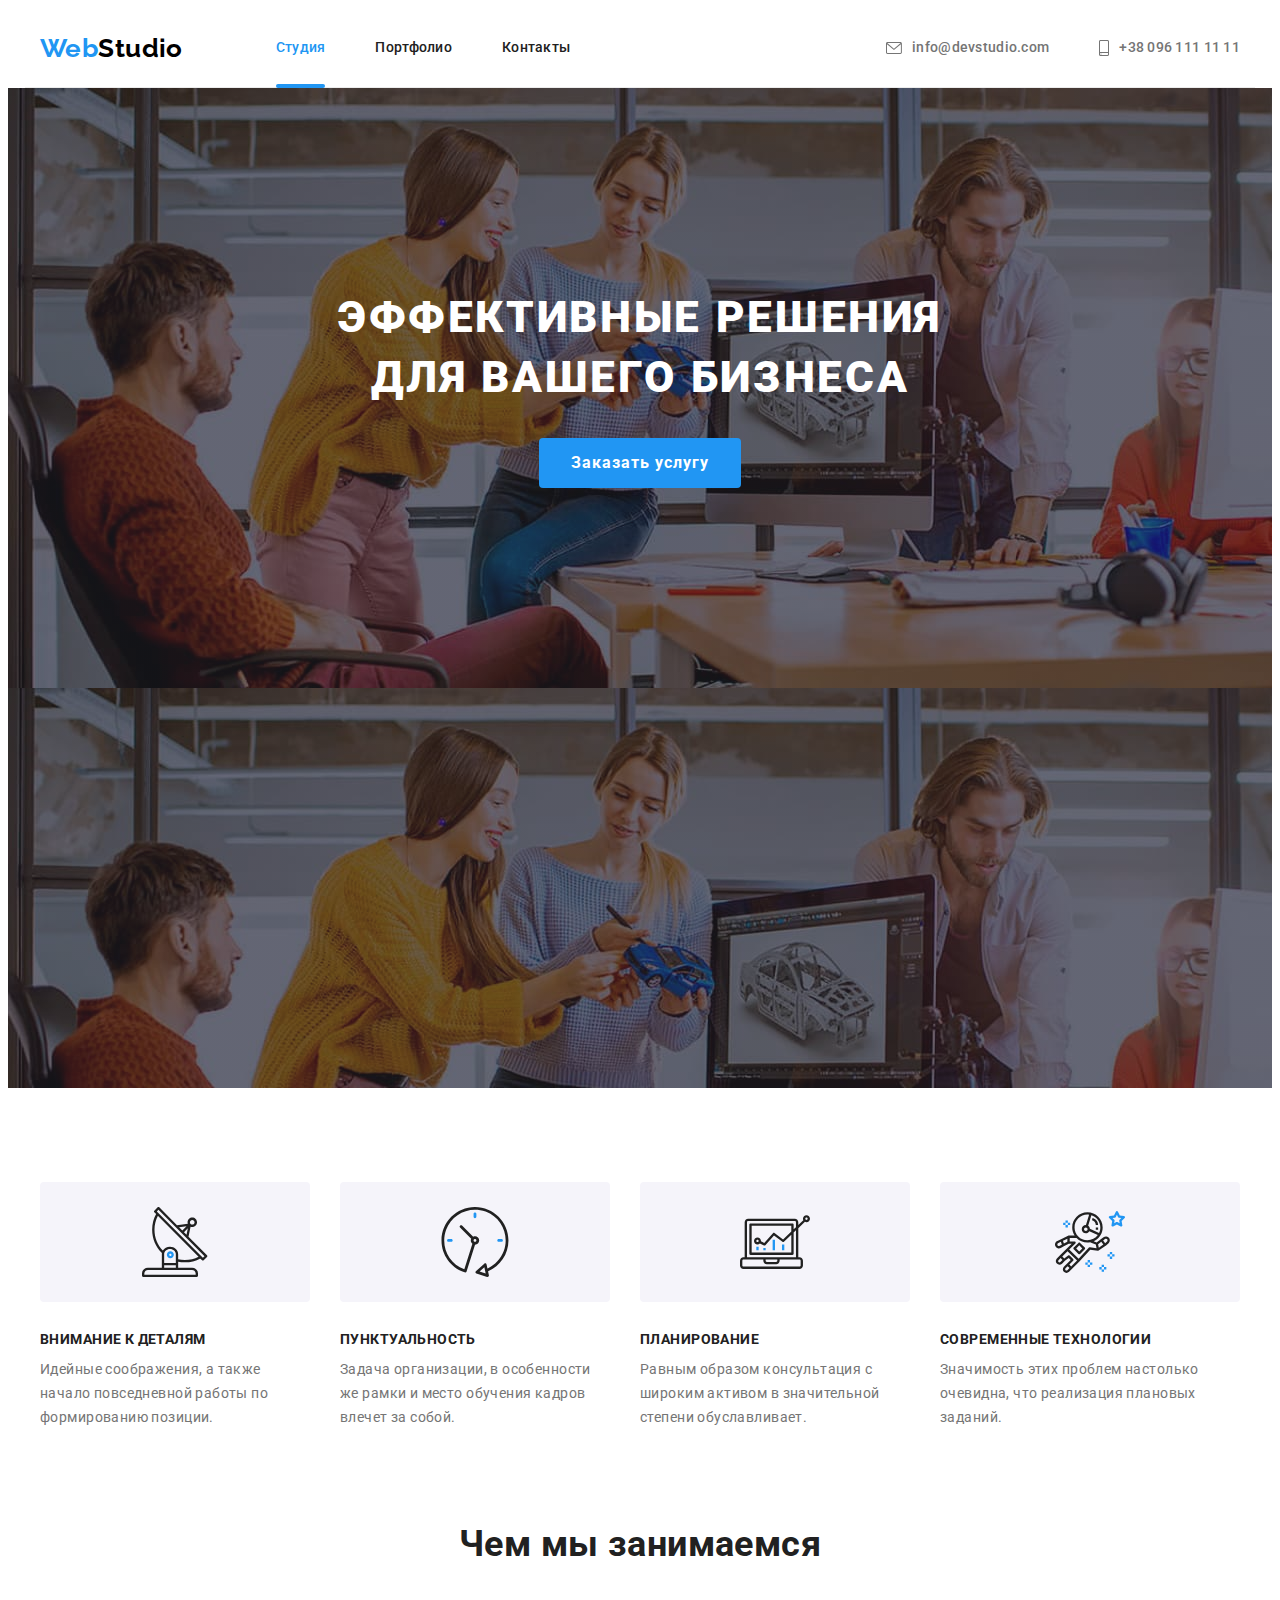
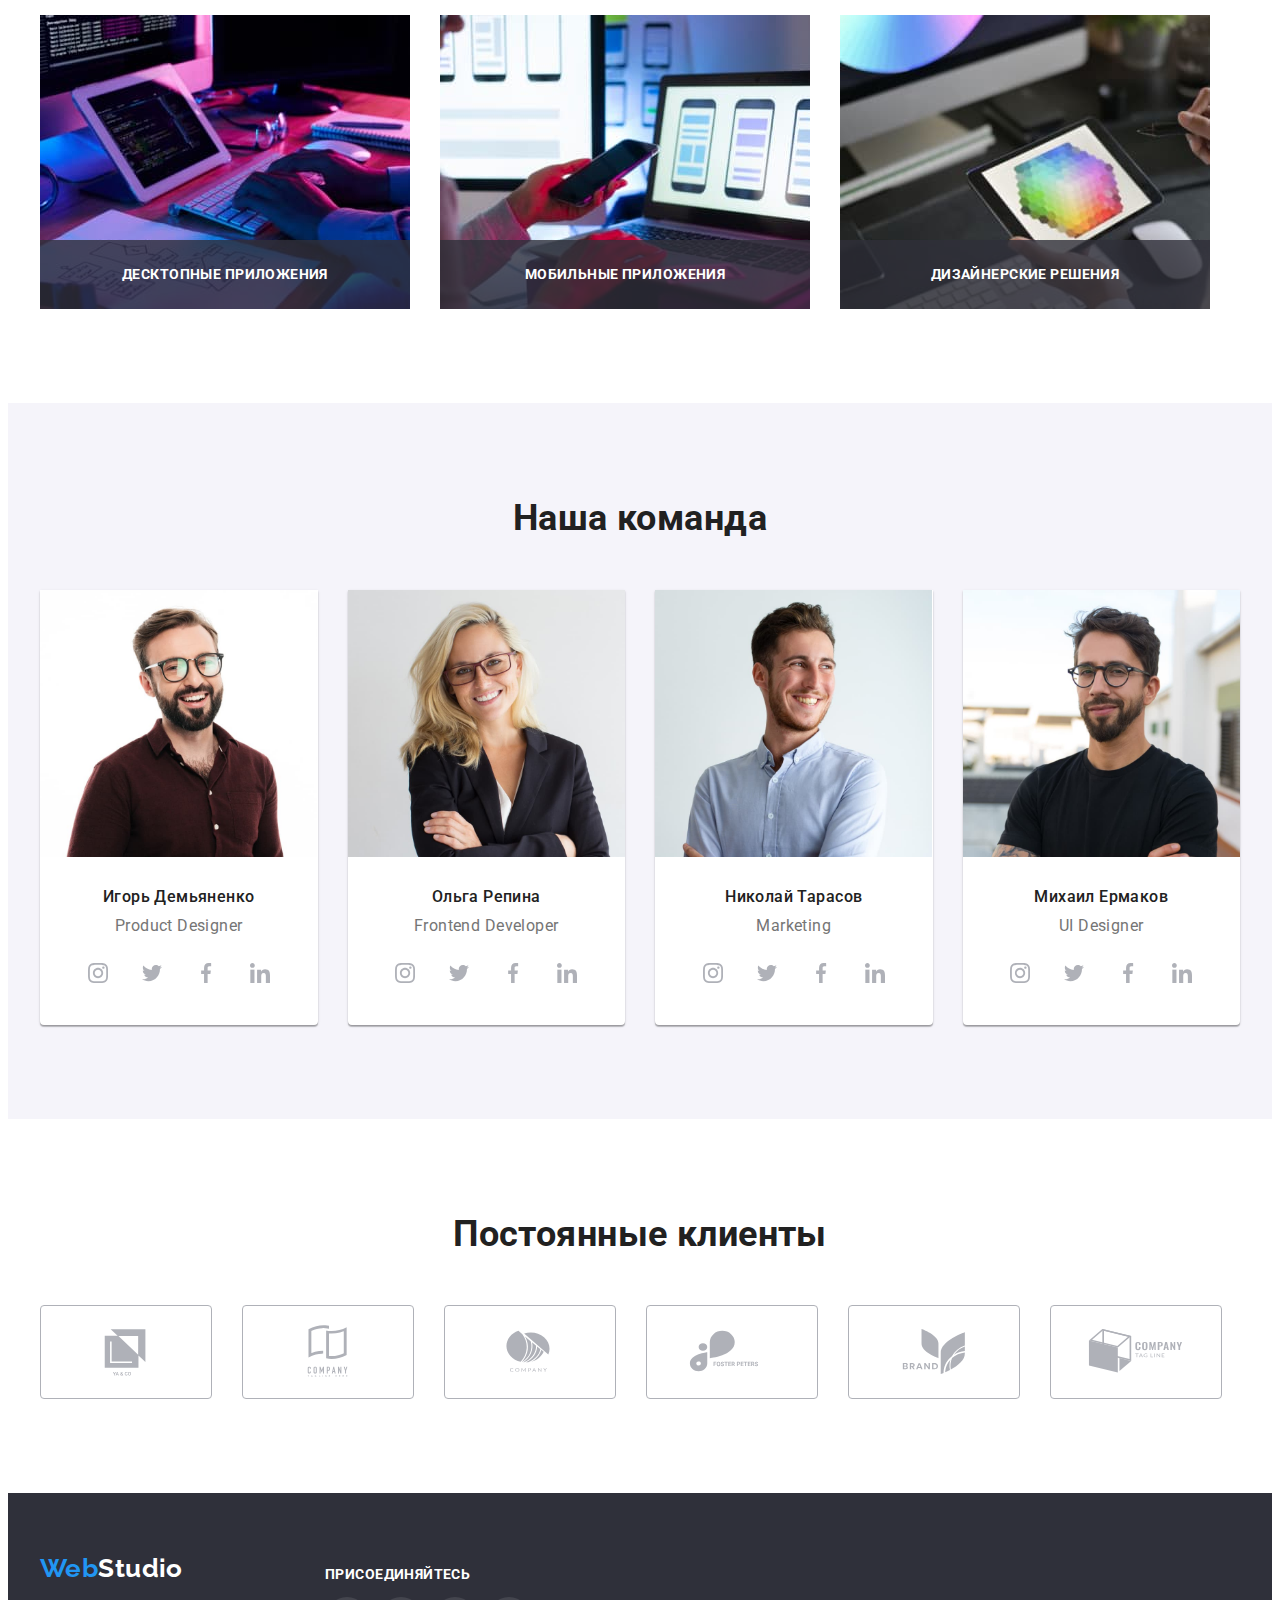
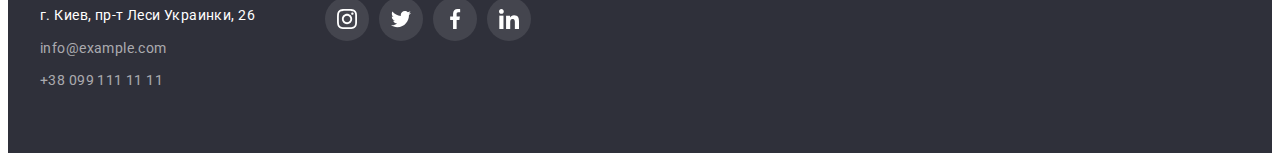
<file: index.html>
<!DOCTYPE html>
<html lang="ru">
  <head>
    <meta charset="UTF-8" />
    <meta http-equiv="X-UA-Compatible" content="IE=edge" />
    <meta name="viewport" content="width=device-width, initial-scale=1.0" />
    <title>Студия</title>
    <link
      href="https://fonts.googleapis.com/css2?family=Raleway:wght@700&family=Roboto:wght@400;500;700;900&display=swap"
      rel="stylesheet"
    />
    <link
      rel="stylesheet"
      href="https://cdnjs.cloudflare.com/ajax/libs/modern-normalize/1.1.0/modern-normalize.min.css"
      integrity="sha512-wpPYUAdjBVSE4KJnH1VR1HeZfpl1ub8YT/NKx4PuQ5NmX2tKuGu6U/JRp5y+Y8XG2tV+wKQpNHVUX03MfMFn9Q=="
      crossorigin="anonymous"
      referrerpolicy="no-referrer"
    />
    <link rel="stylesheet" href="./css/styles.css" />
    <link rel="stylesheet" href="./css/studio.css" />
  </head>

  <body>
    <!-- Шапка веб-страницы -->
    <header class="page-header container">
      <nav class="main-nav">
        <a href="./index.html" class="logo link"><span class="accent">Web</span>Studio</a>
        <ul class="site-nav list">
          <li class="item"><a href="./index.html" class="link current">Студия</a></li>
          <li class="item"><a href="./portfolio.html" class="link">Портфолио</a></li>
          <li class="item"><a href="#contacts" class="link">Контакты</a></li>
        </ul>
      </nav>

      <ul class="auth-nav list">
        <li class="item">
          <a href="mailto:info@devstudio.com" class="link">
            <svg class="icon" width="16" height="12">
              <use href="./images/sprite.svg#mail"></use>
            </svg>
            info@devstudio.com</a
          >
        </li>
        <li class="item">
          <a href="tel:+380961111111" class="link">
            <svg class="icon" width="10" height="16">
              <use href="./images/sprite.svg#tel"></use>
            </svg>
            +38 096 111 11 11
          </a>
        </li>
      </ul>
    </header>

    <!-- Уникальный контент -->

    <main>
      <!-- Секция Герой -->
      <section class="hero">
        <h1 class="hero-title">
          Эффективные решения <br />
          для вашего бизнеса
        </h1>
        <button type="button" class="hero-button button" data-modal-open>Заказать услугу</button>
      </section>

      <!-- Секция преимущества -->
      <section class="section no-padding">
        <div class="container">
          <h2 class="section-title visually-hidden">Наши преимущества</h2>
          <ul class="feature-list list">
            <li class="feature-item">
              <div class="thumb">
                <svg class="icon" width="70" height="70">
                  <use href="./images/sprite.svg#antenna"></use>
                </svg>
              </div>
              <h3 class="title">Внимание к деталям</h3>
              <p class="text">
                Идейные соображения, а также начало повседневной работы по формированию позиции.
              </p>
            </li>
            <li class="feature-item">
              <div class="thumb">
                <svg class="icon" width="70" height="70">
                  <use href="./images/sprite.svg#clock"></use>
                </svg>
              </div>
              <h3 class="title">Пунктуальность</h3>
              <p class="text">
                Задача организации, в особенности же рамки и место обучения кадров влечет за собой.
              </p>
            </li>
            <li class="feature-item">
              <div class="thumb">
                <svg class="icon" width="70" height="70">
                  <use href="./images/sprite.svg#diagram"></use>
                </svg>
              </div>
              <h3 class="title">Планирование</h3>
              <p class="text">
                Равным образом консультация с широким активом в значительной степени обуславливает.
              </p>
            </li>
            <li class="feature-item">
              <div class="thumb">
                <svg class="icon" width="70" height="70">
                  <use href="./images/sprite.svg#astronaut"></use>
                </svg>
              </div>
              <h3 class="title">Современные технологии</h3>
              <p class="text">
                Значимость этих проблем настолько очевидна, что реализация плановых заданий.
              </p>
            </li>
          </ul>
        </div>
      </section>

      <!-- Секция Чем мы занимаемся -->
      <section class="section">
        <div class="container">
          <h2 class="section-title">Чем мы занимаемся</h2>
          <ul class="work-list list">
            <li class="item">
              <div class="thumb">
                <img
                  src="./images/преимущества-картинка-01.jpg"
                  alt="Сотрудник пишет код будущего сайта"
                />
                <p class="description">Десктопные приложения</p>
              </div>
            </li>
            <li class="item">
              <div class="thumb">
                <img
                  src="./images/преимущества-картинка-02.jpg"
                  alt="Сотрудник тестирует приложение под разные устройства"
                />
                <p class="description">Мобильные приложения</p>
              </div>
            </li>
            <li class="item">
              <div class="thumb">
                <img
                  src="./images/преимущества-картинка-03.jpg"
                  alt="Сотрудник выбирает цветовую гамму для сайта"
                />
                <p class="description">Дизайнерские решения</p>
              </div>
            </li>
          </ul>
        </div>
      </section>

      <!-- Секция Наша команда -->
      <section class="section bg-team">
        <div class="container">
          <h2 class="section-title">Наша команда</h2>
          <ul class="team-list list">
            <li class="item">
              <article>
                <div class="card-thumb">
                  <img src="./images/наша-команда-картинка-01.jpg" alt="member of the team" />
                  <div class="back-face">
                    <p class="team-contact">
                      Здесь может быть указана краткая информациия о каждом из членов команды
                      web-студии; также могут быть указаны корпоративные или личные контакты.
                    </p>
                  </div>
                </div>

                <div class="card-content">
                  <h3 class="title">Игорь Демьяненко</h3>
                  <p class="text">Product Designer</p>
                  <ul class="social-list list">
                    <li class="item">
                      <a href="" class="social-link">
                        <svg class="icon" width="20" height="20">
                          <use href="./images/sprite.svg#instagram"></use>
                        </svg>
                      </a>
                    </li>

                    <li class="item">
                      <a href="" class="social-link">
                        <svg class="icon" width="20" height="20">
                          <use href="./images/sprite.svg#twitter"></use>
                        </svg>
                      </a>
                    </li>

                    <li class="item">
                      <a href="" class="social-link">
                        <svg class="icon" width="20" height="20">
                          <use href="./images/sprite.svg#facebook"></use>
                        </svg>
                      </a>
                    </li>

                    <li class="item">
                      <a href="" class="social-link">
                        <svg class="icon" width="20" height="20">
                          <use href="./images/sprite.svg#linkedin"></use>
                        </svg>
                      </a>
                    </li>
                  </ul>
                </div>
              </article>
            </li>

            <li class="item">
              <article>
                <div class="card-thumb">
                  <img src="./images/наша-команда-картинка-02.jpg" alt="member of the team" />
                  <div class="back-face">
                    <p class="team-contact">
                      Здесь может быть указана краткая информациия о каждом из членов команды
                      web-студии; также могут быть указаны корпоративные или личные контакты.
                    </p>
                  </div>
                </div>

                <div class="card-content">
                  <h3 class="title">Ольга Репина</h3>
                  <p class="text">Frontend Developer</p>
                  <ul class="social-list list">
                    <li class="item">
                      <a href="" class="social-link">
                        <svg class="icon" width="20" height="20">
                          <use href="./images/sprite.svg#instagram"></use>
                        </svg>
                      </a>
                    </li>

                    <li class="item">
                      <a href="" class="social-link">
                        <svg class="icon" width="20" height="20">
                          <use href="./images/sprite.svg#twitter"></use>
                        </svg>
                      </a>
                    </li>

                    <li class="item">
                      <a href="" class="social-link">
                        <svg class="icon" width="20" height="20">
                          <use href="./images/sprite.svg#facebook"></use>
                        </svg>
                      </a>
                    </li>

                    <li class="item">
                      <a href="" class="social-link">
                        <svg class="icon" width="20" height="20">
                          <use href="./images/sprite.svg#linkedin"></use>
                        </svg>
                      </a>
                    </li>
                  </ul>
                </div>
              </article>
            </li>

            <li class="item">
              <article>
                <div class="card-thumb">
                  <img src="./images/наша-команда-картинка-03.jpg" alt="member of the team" />
                  <div class="back-face">
                    <p class="team-contact">
                      Здесь может быть указана краткая информациия о каждом из членов команды
                      web-студии; также могут быть указаны корпоративные или личные контакты.
                    </p>
                  </div>
                </div>

                <div class="card-content">
                  <h3 class="title">Николай Тарасов</h3>
                  <p class="text">Marketing</p>
                  <ul class="social-list list">
                    <li class="item">
                      <a href="" class="social-link">
                        <svg class="icon" width="20" height="20">
                          <use href="./images/sprite.svg#instagram"></use>
                        </svg>
                      </a>
                    </li>

                    <li class="item">
                      <a href="" class="social-link">
                        <svg class="icon" width="20" height="20">
                          <use href="./images/sprite.svg#twitter"></use>
                        </svg>
                      </a>
                    </li>

                    <li class="item">
                      <a href="" class="social-link">
                        <svg class="icon" width="20" height="20">
                          <use href="./images/sprite.svg#facebook"></use>
                        </svg>
                      </a>
                    </li>

                    <li class="item">
                      <a href="" class="social-link">
                        <svg class="icon" width="20" height="20">
                          <use href="./images/sprite.svg#linkedin"></use>
                        </svg>
                      </a>
                    </li>
                  </ul>
                </div>
              </article>
            </li>

            <li class="item">
              <article>
                <div class="card-thumb">
                  <img src="./images/наша-команда-картинка-04.jpg" alt="member of the team" />
                  <div class="back-face">
                    <p class="team-contact">
                      Здесь может быть указана краткая информациия о каждом из членов команды
                      web-студии; также могут быть указаны корпоративные или личные контакты.
                    </p>
                  </div>
                </div>

                <div class="card-content">
                  <h3 class="title">Михаил Ермаков</h3>
                  <p class="text">UI Designer</p>
                  <ul class="social-list list">
                    <li class="item">
                      <a href="" class="social-link">
                        <svg class="icon" width="20" height="20">
                          <use href="./images/sprite.svg#instagram"></use>
                        </svg>
                      </a>
                    </li>

                    <li class="item">
                      <a href="" class="social-link">
                        <svg class="icon" width="20" height="20">
                          <use href="./images/sprite.svg#twitter"></use>
                        </svg>
                      </a>
                    </li>

                    <li class="item">
                      <a href="" class="social-link">
                        <svg class="icon" width="20" height="20">
                          <use href="./images/sprite.svg#facebook"></use>
                        </svg>
                      </a>
                    </li>

                    <li class="item">
                      <a href="" class="social-link">
                        <svg class="icon" width="20" height="20">
                          <use href="./images/sprite.svg#linkedin"></use>
                        </svg>
                      </a>
                    </li>
                  </ul>
                </div>
              </article>
            </li>
          </ul>
        </div>
      </section>

      <!-- Секция Клиенты -->
      <section class="section">
        <div class="container">
          <h2 class="section-title">Постоянные клиенты</h2>

          <ul class="clients-list list">
            <li class="item">
              <a href="" class="link">
                <svg class="client-logo" width="106" height="60">
                  <use href="./images/sprite.svg#client-1"></use>
                </svg>
              </a>
            </li>
            <li class="item">
              <a href="" class="link">
                <svg class="client-logo" width="106" height="60">
                  <use href="./images/sprite.svg#client-2"></use>
                </svg>
              </a>
            </li>
            <li class="item">
              <a href="" class="link">
                <svg class="client-logo" width="106" height="60">
                  <use href="./images/sprite.svg#client-3"></use>
                </svg>
              </a>
            </li>
            <li class="item">
              <a href="" class="link">
                <svg class="client-logo" width="106" height="60">
                  <use href="./images/sprite.svg#client-4"></use>
                </svg>
              </a>
            </li>
            <li class="item">
              <a href="" class="link">
                <svg class="client-logo" width="106" height="60">
                  <use href="./images/sprite.svg#client-5"></use>
                </svg>
              </a>
            </li>
            <li class="item">
              <a href="" class="link">
                <svg class="client-logo" width="106" height="60">
                  <use href="./images/sprite.svg#client-6"></use>
                </svg>
              </a>
            </li>
          </ul>
        </div>
      </section>
    </main>

    <!-- Подвал -->
    <a name="contacts"></a>

    <footer class="footer">
      <div class="container">
        <div class="wrapper">
          <div class="footer-nav">
            <a href="/index.html" class="logo link"><span class="accent">Web</span>Studio</a>

            <address class="contacts">
              <p class="text">г. Киев, пр-т Леси Украинки, 26</p>

              <a href="mailto:info@example.com" class="link">info@example.com</a> <br />

              <a href="tel:+380991111111" class="link no-margin">+38 099 111 11 11</a>
            </address>
          </div>

          <div class="social-nav">
            <p class="sign-up">присоединяйтесь</p>

            <ul class="social-list list">
              <li class="item">
                <a href="https://goit.ua/" class="social-link dark">
                  <svg class="icon" width="20" height="20">
                    <use href="./images/sprite.svg#instagram"></use>
                  </svg>
                </a>
              </li>

              <li class="item">
                <a href="https://goit.ua/" class="social-link dark">
                  <svg class="icon" width="20" height="20">
                    <use href="./images/sprite.svg#twitter"></use>
                  </svg>
                </a>
              </li>

              <li class="item">
                <a href="https://goit.ua/" class="social-link dark">
                  <svg class="icon" width="20" height="20">
                    <use href="./images/sprite.svg#facebook"></use>
                  </svg>
                </a>
              </li>

              <li class="item">
                <a href="https://goit.ua/" class="social-link dark">
                  <svg class="icon" width="20" height="20">
                    <use href="./images/sprite.svg#linkedin"></use>
                  </svg>
                </a>
              </li>
            </ul>
          </div>
        </div>
      </div>
    </footer>

    <div class="backdrop is-hidden" data-modal>
      <div class="modal">
        <button class="close-button" data-modal-close>
          <svg class="icon" width="11" height="11">
            <use href="./images/sprite.svg#icon-close"></use>
          </svg>
        </button>
      </div>
    </div>

    <script src="./modal.js"></script>

    <!-- Фиксированный хедер -->
    <!-- <script>
      const { height: pageHeaderHeight } = document
        .querySelector('.page-header')
        .getBoundingClientRect();

      document.body.style.paddingTop = `${pageHeaderHeight}px`;
    </script> -->
  </body>
</html>
</file>
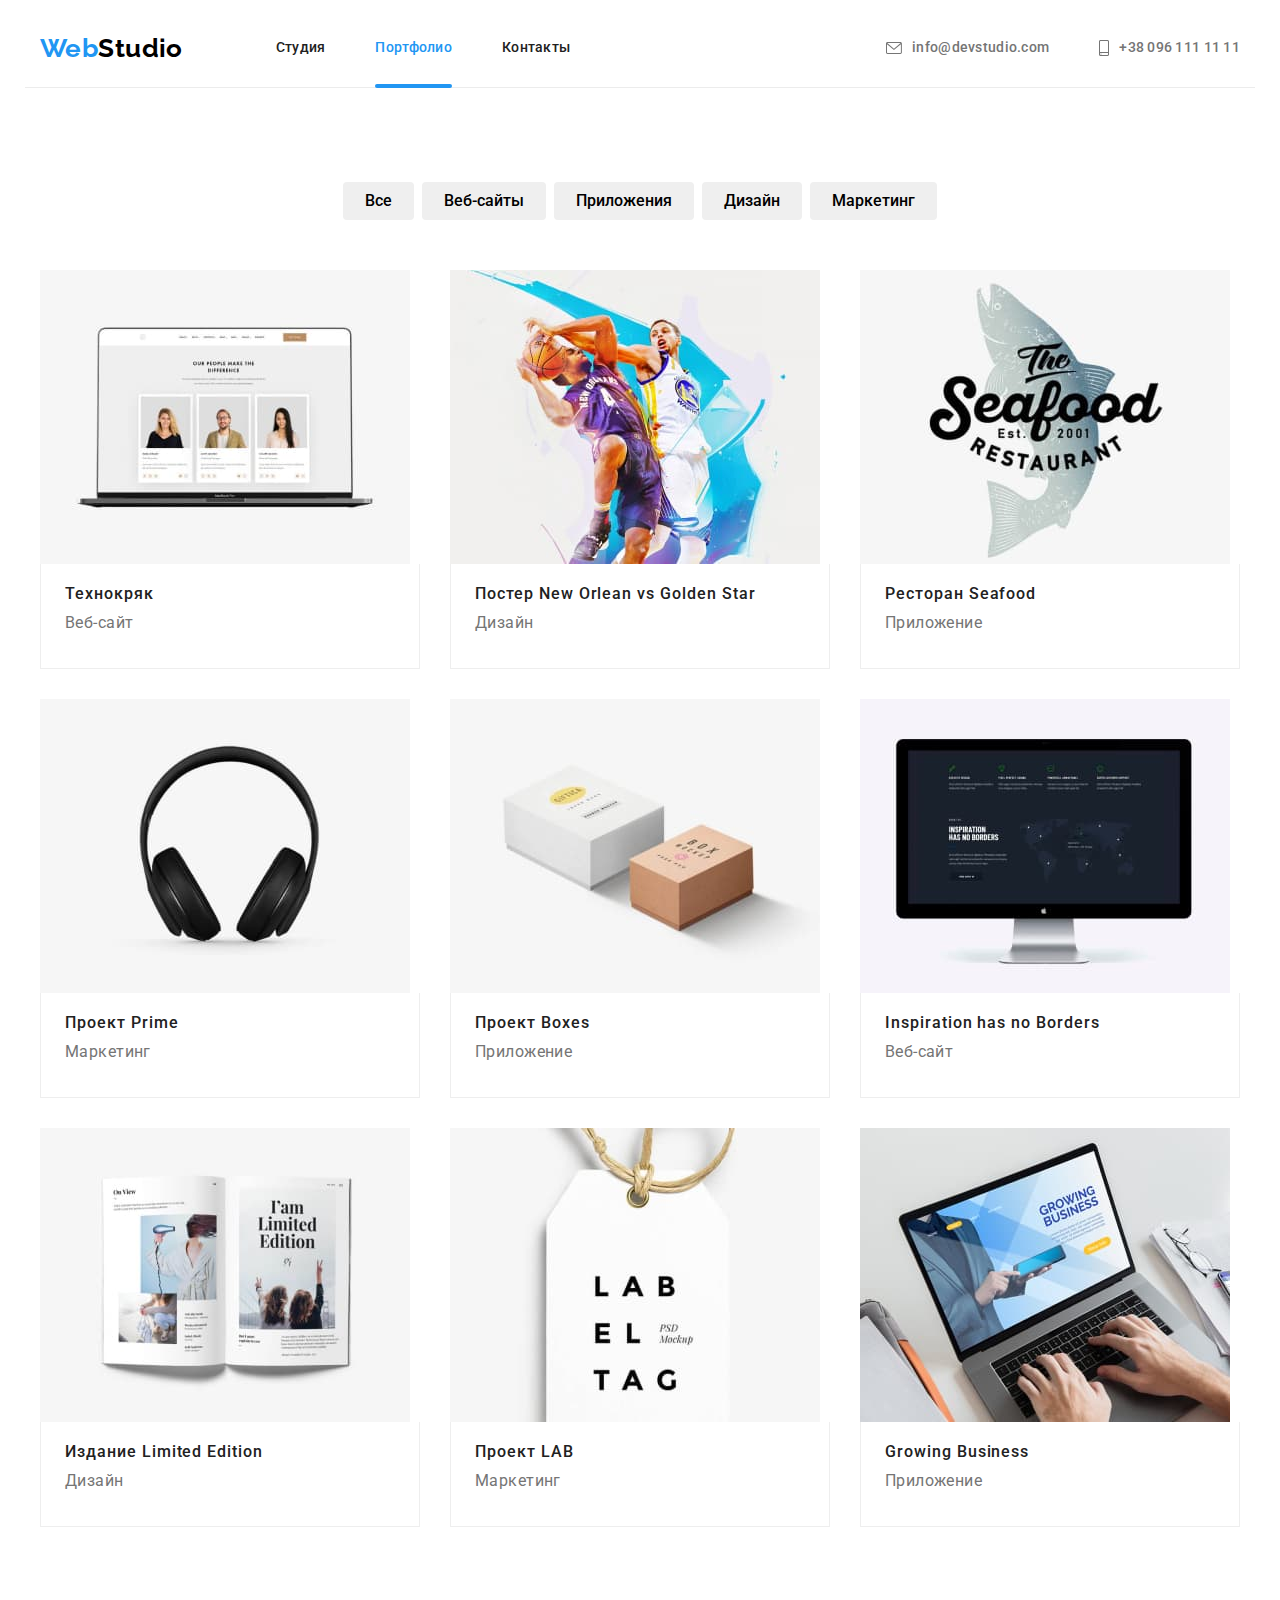
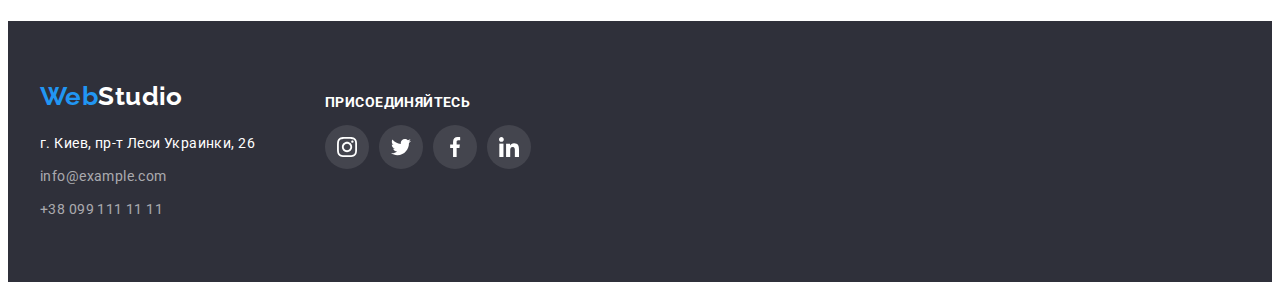
<file: portfolio.html>
<!DOCTYPE html>
<html lang="ru">
  <head>
    <meta charset="UTF-8" />
    <meta http-equiv="X-UA-Compatible" content="IE=edge" />
    <meta name="viewport" content="width=device-width, initial-scale=1.0" />
    <title>Портфолио</title>
    <link
      href="https://fonts.googleapis.com/css2?family=Raleway:wght@700&family=Roboto:wght@400;500;700;900&display=swap"
      rel="stylesheet"
    />
    <link
      rel="stylesheet"
      href="https://cdnjs.cloudflare.com/ajax/libs/modern-normalize/1.1.0/modern-normalize.min.css"
      integrity="sha512-wpPYUAdjBVSE4KJnH1VR1HeZfpl1ub8YT/NKx4PuQ5NmX2tKuGu6U/JRp5y+Y8XG2tV+wKQpNHVUX03MfMFn9Q=="
      crossorigin="anonymous"
      referrerpolicy="no-referrer"
    />
    <link rel="stylesheet" href="./css/styles.css" />
    <link rel="stylesheet" href="./css/portfolio.css" />
    <link rel="stylesheet" href="./css/studio.css" />
  </head>

  <body>
    <!-- Шапка веб-страницы -->
    <header class="page-header container">
      <nav class="main-nav">
        <a href="./index.html" class="logo link"><span class="accent">Web</span>Studio</a>
        <ul class="site-nav list">
          <li class="item"><a href="./index.html" class="link">Студия</a></li>
          <li class="item"><a href="./portfolio.html" class="link current">Портфолио</a></li>
          <li class="item"><a href="#contacts" class="link">Контакты</a></li>
        </ul>
      </nav>

      <ul class="auth-nav list">
        <li class="item">
          <a href="mailto:info@devstudio.com" class="link">
            <svg class="icon" width="16" height="12">
              <use href="./images/sprite.svg#mail"></use>
            </svg>
            info@devstudio.com</a
          >
        </li>
        <li class="item">
          <a href="tel:+380961111111" class="link">
            <svg class="icon" width="10" height="16">
              <use href="./images/sprite.svg#tel"></use>
            </svg>
            +38 096 111 11 11
          </a>
        </li>
      </ul>
    </header>

    <!-- Уникальный контент  -->
    <main>
      <section class="container section">
        <h1 class="section-title visually-hidden">Портфолио</h1>
        <ul class="filter-list list">
          <li class="item">
            <button type="button" class="button">Все</button>
          </li>
          <li class="item"><button type="button" class="button">Веб-сайты</button></li>
          <li class="item"><button type="button" class="button">Приложения</button></li>
          <li class="item"><button type="button" class="button">Дизайн</button></li>
          <li class="item"><button type="button" class="button">Маркетинг</button></li>
        </ul>

        <ul class="portfolio-list list">
          <li class="item">
            <a href="" class="link">
              <article class="card">
                <div class="card-thumb">
                  <img src="./images/Технокряк.jpg" alt="Технокряк" />
                  <div class="overlay">
                    <p class="overlay-text">
                      Технокряк это современная площадка распространения коронавируса. Компании
                      используют эту платформу для цифрового шпионажа и атак на защищённые сервера
                      конкурентов.
                    </p>
                  </div>
                </div>

                <div class="card-content">
                  <h2 class="title">Технокряк</h2>
                  <p class="text">Веб-сайт</p>
                </div>
              </article>
            </a>
          </li>

          <li class="item">
            <a href="" class="link">
              <article class="card">
                <div class="card-thumb">
                  <img
                    src="./images/Постер-New-Orlean-vs-Golden-Star.jpg"
                    alt="Постер New Orlean vs Golden Star"
                  />
                  <div class="overlay">
                    <p class="overlay-text">
                      Технокряк это современная площадка распространения коронавируса. Компании
                      используют эту платформу для цифрового шпионажа и атак на защищённые сервера
                      конкурентов.
                    </p>
                  </div>
                </div>

                <div class="card-content">
                  <h2 class="title">Постер New Orlean vs Golden Star</h2>
                  <p class="text">Дизайн</p>
                </div>
              </article>
            </a>
          </li>

          <li class="item">
            <a href="" class="link">
              <article class="card">
                <div class="card-thumb">
                  <img src="./images/Ресторан-Seafood.jpg" alt="Ресторан Seafood" />
                  <div class="overlay">
                    <p class="overlay-text">
                      Технокряк это современная площадка распространения коронавируса. Компании
                      используют эту платформу для цифрового шпионажа и атак на защищённые сервера
                      конкурентов.
                    </p>
                  </div>
                </div>

                <div class="card-content">
                  <h2 class="title">Ресторан Seafood</h2>
                  <p class="text">Приложение</p>
                </div>
              </article>
            </a>
          </li>

          <li class="item">
            <a href="" class="link">
              <article class="card">
                <div class="card-thumb">
                  <img src="./images/Проект-Prime.jpg" alt="Проект Prime" />
                  <div class="overlay">
                    <p class="overlay-text">
                      Технокряк это современная площадка распространения коронавируса. Компании
                      используют эту платформу для цифрового шпионажа и атак на защищённые сервера
                      конкурентов.
                    </p>
                  </div>
                </div>

                <div class="card-content">
                  <h2 class="title">Проект Prime</h2>
                  <p class="text">Маркетинг</p>
                </div>
              </article>
            </a>
          </li>

          <li class="item">
            <a href="" class="link">
              <article class="card">
                <div class="card-thumb">
                  <img src="./images/Проект-Boxes.jpg" alt="Проект Boxes" />
                  <div class="overlay">
                    <p class="overlay-text">
                      Технокряк это современная площадка распространения коронавируса. Компании
                      используют эту платформу для цифрового шпионажа и атак на защищённые сервера
                      конкурентов.
                    </p>
                  </div>
                </div>

                <div class="card-content">
                  <h2 class="title">Проект Boxes</h2>
                  <p class="text">Приложение</p>
                </div>
              </article>
            </a>
          </li>

          <li class="item">
            <a href="" class="link">
              <article class="card">
                <div class="card-thumb">
                  <img
                    src="./images/Inspiration-has-no-Borders.jpg"
                    alt="Inspiration has no Borders"
                  />
                  <div class="overlay">
                    <p class="overlay-text">
                      Технокряк это современная площадка распространения коронавируса. Компании
                      используют эту платформу для цифрового шпионажа и атак на защищённые сервера
                      конкурентов.
                    </p>
                  </div>
                </div>

                <div class="card-content">
                  <h2 class="title">Inspiration has no Borders</h2>
                  <p class="text">Веб-сайт</p>
                </div>
              </article>
            </a>
          </li>

          <li class="item">
            <a href="" class="link">
              <article class="card">
                <div class="card-thumb">
                  <img src="./images/Издание-Limited-Edition.jpg" alt="Издание Limited Edition" />
                  <div class="overlay">
                    <p class="overlay-text">
                      Технокряк это современная площадка распространения коронавируса. Компании
                      используют эту платформу для цифрового шпионажа и атак на защищённые сервера
                      конкурентов.
                    </p>
                  </div>
                </div>

                <div class="card-content">
                  <h2 class="title">Издание Limited Edition</h2>
                  <p class="text">Дизайн</p>
                </div>
              </article>
            </a>
          </li>

          <li class="item">
            <a href="" class="link">
              <article class="card">
                <div class="card-thumb">
                  <img src="./images/Проект-LAB.jpg" alt="Проект LAB" />
                  <div class="overlay">
                    <p class="overlay-text">
                      Технокряк это современная площадка распространения коронавируса. Компании
                      используют эту платформу для цифрового шпионажа и атак на защищённые сервера
                      конкурентов.
                    </p>
                  </div>
                </div>

                <div class="card-content">
                  <h2 class="title">Проект LAB</h2>
                  <p class="text">Маркетинг</p>
                </div>
              </article>
            </a>
          </li>

          <li class="item">
            <a href="" class="link">
              <article class="card">
                <div class="card-thumb">
                  <img src="./images/Growing-Business.jpg" alt="Growing Business" />
                  <div class="overlay">
                    <p class="overlay-text">
                      Технокряк это современная площадка распространения коронавируса. Компании
                      используют эту платформу для цифрового шпионажа и атак на защищённые сервера
                      конкурентов.
                    </p>
                  </div>
                </div>

                <div class="card-content">
                  <h2 class="title">Growing Business</h2>
                  <p class="text">Приложение</p>
                </div>
              </article>
            </a>
          </li>
        </ul>
      </section>
    </main>

    <!-- Подвал -->
    <a name="contacts"></a>

    <footer class="footer">
      <div class="container">
        <div class="wrapper">
          <div class="footer-nav">
            <a href="/index.html" class="logo link"><span class="accent">Web</span>Studio</a>

            <address class="contacts">
              <p class="text">г. Киев, пр-т Леси Украинки, 26</p>

              <a href="mailto:info@example.com" class="link">info@example.com</a> <br />

              <a href="tel:+380991111111" class="link no-margin">+38 099 111 11 11</a>
            </address>
          </div>

          <div class="social-nav">
            <p class="sign-up">присоединяйтесь</p>

            <ul class="social-list list">
              <li class="item">
                <a href="https://goit.ua/" class="social-link dark">
                  <svg class="icon" width="20" height="20">
                    <use href="./images/sprite.svg#instagram"></use>
                  </svg>
                </a>
              </li>

              <li class="item">
                <a href="https://goit.ua/" class="social-link dark">
                  <svg class="icon" width="20" height="20">
                    <use href="./images/sprite.svg#twitter"></use>
                  </svg>
                </a>
              </li>

              <li class="item">
                <a href="https://goit.ua/" class="social-link dark">
                  <svg class="icon" width="20" height="20">
                    <use href="./images/sprite.svg#facebook"></use>
                  </svg>
                </a>
              </li>

              <li class="item">
                <a href="https://goit.ua/" class="social-link dark">
                  <svg class="icon" width="20" height="20">
                    <use href="./images/sprite.svg#linkedin"></use>
                  </svg>
                </a>
              </li>
            </ul>
          </div>
        </div>
      </div>
    </footer>

    <!-- Фиксированный хедер -->
    <!-- <script>
      const { height: pageHeaderHeight } = document
        .querySelector('.page-header')
        .getBoundingClientRect();

      document.body.style.paddingTop = `${pageHeaderHeight}px`;
    </script> -->
  </body>
</html>
</file>
<file: css/styles.css>
/* цвет основного текста #212121 */
/* цвет вторичного текста #757575 */
/* акцент #2196F3 */
/* белый #FFFFFF */
/* чёрный #000000 */
/* цвет контактов в секции Футер rgba(255, 255, 255, 0.6) */
/* цвет фона секции Герой #2F303A */
/* цвет фона секции Футер #2F303A */
/* главный цвет фона #FFFFFF */
/* вторичный цвет фона #F5F4FA */
/* значение зазоров между карточками Портфолио - card-set-gap */

/* ШРИФТЫ */
/* Raleway - 700 */
/* Roboto - 900 */
/* Roboto - 700 */
/* Roboto - 500 */
/* Roboto - 400 */

:root {
  --primary-text-color: #212121;
  --secondary-text-color: #757575;
  --accent-color: #2196f3;
  --accent-color-hero-btn: rgba(33, 150, 243, 0.8);
  --primary-white-color: #ffffff;
  --primary-black-color: #000000;
  --footer-contact-color: rgba(255, 255, 255, 0.6);
  --hero-bg-color: #2f303a;
  --footer-bg-color: #2f303a;
  --primary-bg-color: #ffffff;
  --secondary-bg-color: #f5f4fa;
  --button-bg-color: #f5f4fa;
  --card-set-gap: 30px;
  --social-link-color: #afb1b8;
  --description-bg-color: rgba(47, 48, 58, 0.8);
  --accent-bg-overlay-color: rgba(33, 150, 243, 0.9);
  --page-header-border-color: #ececec;
  --timing-function: cubic-bezier(0.4, 0, 0.2, 1);
}

body {
  background-color: var(--primary-bg-color);
  color: var(--primary-text-color);

  font-family: 'Roboto', sans-serif;
  font-size: 14px;
  line-height: 1.14;
  letter-spacing: 0.03em;
}

img {
  display: block;
  max-width: 100%;
  height: auto;
}

.link {
  text-decoration: none;
  font-style: normal;
}

.list {
  padding: 0;
  margin: 0;
  list-style: none;
}

/* BUTTON */

.button {
  font-family: inherit;
  font-weight: 500;
  font-size: 16px;
  line-height: 1.63;
  border: transparent;
  border-radius: 4px;
  cursor: pointer;
}

/* SECTION */

.section {
  padding-top: 94px;
  padding-bottom: 94px;
}

.section.no-padding {
  padding-bottom: 0;
}

.section-title {
  margin-top: 0;
  margin-bottom: 50px;

  font-weight: 700;
  font-size: 36px;
  line-height: 1.17;
  text-align: center;
}

/* CONTAINER */

.container {
  margin-left: auto;
  margin-right: auto;
  width: 1200px;
  padding-left: 15px;
  padding-right: 15px;

  /* outline: 1px solid tomato; */
}

/* VISUALLY-HIDDEN */

.visually-hidden {
  position: absolute;
  width: 1px;
  height: 1px;
  margin: -1px;
  border: 0;
  padding: 0;

  white-space: nowrap;
  clip-path: inset(100%);
  clip: rect(0 0 0 0);
  overflow: hidden;
}

/* PAGE HEADER */

.page-header {
  position: relative;
  display: flex;
  z-index: 0;

  /* Фиксированный хедер */

  /* position: fixed;
  top: 0;
  left: 50%;
  z-index: 2;
  transform: translateX(-50%);

  background-color: var(--primary-bg-color); */
}

.page-header::after {
  content: '';
  position: absolute;
  bottom: 0;
  left: 0;

  height: 1px;
  width: 100%;
  background-color: var(--page-header-border-color);
}

.main-nav {
  display: flex;
  align-items: center;
}

/* LOGO */

.logo {
  color: var(--primary-black-color);
  font-family: 'Raleway', sans-serif;
  font-weight: 700;
  font-size: 26px;
  line-height: 1.19;

  transition: color 250ms var(--timing-function);
}

.logo .accent {
  color: var(--accent-color);
}

.logo:hover,
.logo:focus {
  color: var(--accent-color);
}

/* SITE NAV */

.site-nav {
  display: flex;
  margin-left: 93px;
}

.site-nav > .item + .item {
  margin-left: 50px;
}

.site-nav .link {
  position: relative;
  display: inline-block;
  padding-top: 32px;
  padding-bottom: 32px;

  color: var(--primary-text-color);
  font-weight: 500;
  letter-spacing: 0.02em;

  transition: color 250ms var(--timing-function);
}

.site-nav .link:hover,
.site-nav .link:focus {
  color: var(--accent-color);
}

/* Пробный вариант сделать */

.site-nav .link::after {
  content: '';
  position: absolute;
  bottom: 0;
  left: 0;
  z-index: 1;

  height: 4px;
  width: 100%;
  background-color: var(--accent-color);
  border-radius: 2px;

  opacity: 0;
  transform: scaleX(0);
  transition: opacity 250ms var(--timing-function), transform 250ms var(--timing-function);
}

.site-nav .link:hover::after,
.site-nav .link:hover::after {
  opacity: 1;
  transform: scaleX(100%);
}

.site-nav .link.current {
  position: relative;

  color: var(--accent-color);
}

.site-nav .link.current::after {
  content: '';
  position: absolute;
  bottom: 0;
  left: 0;
  z-index: 1;

  height: 4px;
  width: 100%;
  background-color: var(--accent-color);
  border-radius: 2px;

  opacity: 1;
  transform: scaleX(100%);
}

/* AUTH NAV */

.auth-nav {
  display: flex;
  margin-left: auto;
  align-items: center;
}

.auth-nav > .item + .item {
  margin-left: 50px;
}

.auth-nav .link {
  display: inline-flex;
  align-items: center;
  padding-top: 32px;
  padding-bottom: 32px;

  color: var(--secondary-text-color);
  font-weight: 500;
  letter-spacing: 0.02em;

  transition: color 250ms var(--timing-function);
}

.auth-nav .link:hover,
.auth-nav .link:focus {
  color: var(--accent-color);
}

.auth-nav .icon {
  margin-right: 10px;
  fill: currentColor;
}

/* .auth-nav .link::before {
  content: '';
  margin-right: 10px;
  background-repeat: no-repeat;
  background-size: contain;
}

.auth-nav .icon-mail::before {
  width: 16px;
  height: 12px;
  background-image: url('../images/envelope.svg');
}

.auth-nav .icon-tel::before {
  width: 10px;
  height: 16px;
  background-image: url('../images/smartphone.svg');
} */

/* FOOTER */

.footer {
  padding-top: 60px;
  padding-bottom: 60px;

  background-color: var(--footer-bg-color);
}

.wrapper {
  display: flex;
}

.footer-nav {
  margin-right: 70px;
}

.footer .logo {
  display: inline-block;
  margin-bottom: 20px;

  color: var(--primary-white-color);

  transition: color 250ms var(--timing-function);
}

.footer .logo:hover,
.footer .logo:focus {
  color: var(--accent-color);
}

.contacts {
  font-size: 14px;
  line-height: 1.7;
}

.contacts .text {
  margin-top: 0;
  margin-bottom: 9px;

  color: var(--primary-white-color);
  font-style: normal;
}

.contacts .link {
  display: inline-block;
  margin-bottom: 9px;

  color: var(--footer-contact-color);

  transition: color 250ms var(--timing-function);
}

.contacts .link:hover,
.contacts .link:focus {
  color: var(--primary-white-color);
}

.link.no-margin {
  margin-bottom: 0;
}

.sign-up {
  text-transform: uppercase;
  font-weight: 700;
  line-height: 1.14;
  color: var(--primary-white-color);
}

.social-link.dark {
  color: var(--primary-white-color);
  background-color: rgba(255, 255, 255, 0.1);
}
</file>
<file: css/studio.css>
/* STUDIO */

/* HERO SECTION */

.hero {
  max-width: 1600px;
  height: 600px;
  margin-right: auto;
  margin-left: auto;
  padding-top: 200px;
  padding-bottom: 200px;
  background-image: linear-gradient(to right, rgba(47, 48, 58, 0.4), rgba(47, 48, 58, 0.4)),
    url('../images/bg-hero.jpg');
  background-color: var(--hero-bg-color);
  text-align: center;
}

.hero-title {
  margin-top: 0;
  margin-bottom: 30px;

  color: var(--primary-white-color);

  font-weight: 900;
  font-size: 44px;
  line-height: 1.36;
  text-align: center;
  letter-spacing: 0.06em;
  text-transform: uppercase;
}

.hero-button {
  min-width: 200px;
  padding: 10px 32px;

  background-color: var(--accent-color);
  color: var(--primary-white-color);

  font-weight: 700;
  line-height: 1.88;
  letter-spacing: 0.06em;

  transition: background-color 250ms var(--timing-function), box-shadow 250ms var(--timing-function);
}

.hero-button:hover,
.hero-button:focus {
  background-color: var(--accent-color-hero-btn);
  box-shadow: 0px 4px 4px rgba(0, 0, 0, 0.15);
}

/* FEATURES SECTION */

.feature-list {
  display: flex;
}

/* вариант через not(last-child) */
.feature-item:not(:last-child) {
  margin-right: 30px;
  max-width: 270px;
}

/* вариант через соседа */
/* .feature-item + .feature-item {
  margin-left: 30px;
  max-width: 270px;
} */

.feature-item > .thumb {
  display: flex;
  justify-content: center;
  align-items: center;
  margin-bottom: 30px;
  height: 120px;

  background-color: var(--secondary-bg-color);
  border-radius: 4px;
}

/* Через псевдоэлементы ::before и ::after */
/* .feature-item::before {
  display: block;
  content: '';
  height: 120px;
  margin-bottom: 30px;
  border-radius: 4px;
  background: var(--secondary-bg-color);
  background-repeat: no-repeat;
  background-size: 70px 70px;
  background-position: center;
}

.feature-item.icon-antenna::before {
  background-image: url('../images/antenna.svg');
}

.feature-item.icon-clock::before {
  background-image: url('../images/clock.svg');
}

.feature-item.icon-diagram::before {
  background-image: url('../images/diagram.svg');
}

.feature-item.icon-astronaut::before {
  background-image: url('../images/astronaut.svg');
} */

.feature-item .title {
  margin-top: 0;
  margin-bottom: 10px;

  font-weight: 700;
  font-size: inherit;
  text-transform: uppercase;
}

.feature-item .text {
  margin-top: 0;
  margin-bottom: 0;

  color: var(--secondary-text-color);
  line-height: 1.7;
}

/* WORK SECTION */

.work-list {
  display: flex;
}

/* вариант через not(last-child) */
/* .work-list > .item:not(:last-child) {
  margin-right: 30px;
} */

/* вариант через соседа */
.work-list > .item + .item {
  margin-left: 30px;
}

.work-list .thumb {
  position: relative;
}

.work-list .description {
  position: absolute;
  bottom: 0;
  left: 0;

  width: 100%;
  margin: 0;
  padding: 27px 0;
  text-align: center;
  font-weight: 700;
  text-transform: uppercase;
  color: var(--primary-white-color);
  background-color: var(--description-bg-color);
}

/* TEAM SECTION */

.bg-team {
  background-color: var(--secondary-bg-color);
}

.team-list {
  display: flex;
}

.team-list > .item {
  box-shadow: 0px 1px 3px rgba(0, 0, 0, 0.12), 0px 1px 1px rgba(0, 0, 0, 0.14),
    0px 2px 1px rgba(0, 0, 0, 0.2);
  border-radius: 0px 0px 4px 4px;
  background-color: var(--primary-white-color);
}

.team-list > .item + .item {
  margin-left: 30px;
}

/* Задать перспектиру и transform -> rotateY на карточку члена команды */

.team-list .card-thumb {
  position: relative;

  perspective: 600px;
  cursor: pointer;
}

.team-list .card-thumb img {
  transition: transform 250ms var(--timing-function), opacity 250ms var(--timing-function);
}

.team-list .card-thumb:hover img {
  transform: rotateY(180deg);
  opacity: 0;
}

.card-thumb .back-face {
  position: absolute;
  top: 0;
  left: 0;
  width: 100%;
  height: 100%;

  background-color: var(--accent-color);

  opacity: 0;
  transition: transform 250ms var(--timing-function), opacity 250ms var(--timing-function);
}

.team-list .card-thumb:hover .back-face {
  transform: rotateY(180deg);
  opacity: 1;
}

.back-face .team-contact {
  padding: 15px;
  margin: 0;

  height: 100%;
  color: var(--primary-white-color);
  font-size: 18px;
  line-height: 1.56;

  transform: rotateY(180deg);
}

/* ---------------------------------------- */

.card-content {
  padding: 30px;
  text-align: center;
}

.card-content > .title {
  margin-top: 0;
  margin-bottom: 10px;

  font-weight: 500;
  font-size: 16px;
  line-height: 1.19;
}

.card-content > .text {
  margin-top: 0;
  margin-bottom: 16px;

  color: var(--secondary-text-color);
  font-size: 16px;
  line-height: 1.19;
}

.social-list {
  display: flex;
  justify-content: center;
}

.social-list > .item:not(:last-child) {
  margin-right: 10px;
}

.social-link {
  display: flex;
  justify-content: center;
  align-items: center;
  width: 44px;
  height: 44px;
  border-radius: 50%;
  color: var(--social-link-color);

  transition: background-color 250ms var(--timing-function), color 250ms var(--timing-function);

  /* background-color: var(--primary-white-color); */
  /* background-size: 20px; */
  /* background-repeat: no-repeat; */
  /* background-position: center; */
}

.social-link:hover,
.social-link:focus {
  background-color: var(--accent-color);
  color: var(--primary-white-color);
}

.social-link > .icon {
  fill: currentColor;
}

/* .icon-instagram {
  background-image: url('../images/instagram.svg');
}

.icon-twitter {
  background-image: url('../images/twitter.svg');
}

.icon-facebook {
  background-image: url('../images/facebook.svg');
}

.icon-linkedin {
  background-image: url('../images/linkedin.svg');
} */

/* CLIENTS SECTION */

.clients-list {
  display: flex;
}

.clients-list > .item:not(:last-child) {
  margin-right: 30px;
}

.clients-list .link {
  display: inline-flex;
  justify-content: center;
  align-items: center;
  height: 92px;
  width: 170px;

  color: var(--social-link-color);
  border: 1px solid var(--social-link-color);
  border-radius: 4px;

  transition: color 250ms var(--timing-function), border-color 250ms var(--timing-function),
    box-shadow 250ms var(--timing-function);
  /* background-repeat: no-repeat; */
  /* background-position: center; */
  /* background-size: 106px 60px; */
}

.clients-list .client-logo {
  fill: currentColor;
}

/* .icon-clients-1 {
  background-image: url('../images/Logo-1.svg');
}

.icon-clients-2 {
  background-image: url('../images/Logo-2.svg');
}

.icon-clients-3 {
  background-image: url('../images/Logo-3.svg');
}

.icon-clients-4 {
  background-image: url('../images/Logo-4.svg');
}

.icon-clients-5 {
  background-image: url('../images/Logo-5.svg');
}

.icon-clients-6 {
  background-image: url('../images/Logo-6.svg');
} */

.clients-list .link:hover,
.clients-list .link:focus {
  color: var(--accent-color);
  border-color: var(--accent-color);
  box-shadow: 0px 1px 1px rgb(0 0 0 / 12%), 0px 4px 4px rgb(0 0 0 / 6%),
    1px 4px 6px rgb(0 0 0 / 16%);
}

/* BACKDROP */

.backdrop {
  position: fixed;
  top: 0;
  left: 0;

  height: 100%;
  width: 100%;
  background-color: rgba(0, 0, 0, 0.2);

  opacity: 1;
  transition: opacity 250ms var(--timing-function);
}

.backdrop.is-hidden {
  opacity: 0;
  pointer-events: none;
}

/* MODAL IS-HIDDEN*/

.backdrop.is-hidden .modal {
  transform: translate(-50%, -50%) scale(1.1);
}

/* MODAL */

.modal {
  position: absolute;
  top: 50%;
  left: 50%;

  width: 528px;
  height: 581px;

  transform: translate(-50%, -50%) scale(1);
  transition: transform 250ms var(--timing-function);

  background-color: #fff;
  box-shadow: 0px 1px 3px rgba(0, 0, 0, 0.12), 0px 1px 1px rgba(0, 0, 0, 0.14),
    0px 2px 1px rgba(0, 0, 0, 0.2);
  border-radius: 4px;
}

.close-button {
  position: absolute;
  display: flex;
  justify-content: center;
  align-items: center;

  top: 14px;
  right: 10px;
  width: 30px;
  height: 30px;

  background-color: var(--primary-bg-color);
  border: 1px solid rgba(0, 0, 0, 0.1);
  border-radius: 50%;
  cursor: pointer;
}

.close-button .icon {
  fill: var(--primary-black-color);
}

.close-button:hover .icon {
  fill: var(--accent-color);
}
</file>
<file: css/portfolio.css>
/* PORTFOLIO */

/* FILTER */

.filter-list {
  display: flex;
  margin-bottom: 50px;
  justify-content: center;
}

.filter-list > .item + .item {
  margin-left: 8px;
}

.filter-list .button {
  padding: 6px 22px;

  transition: background-color 250ms var(--timing-function), color 250ms var(--timing-function),
    box-shadow 250ms var(--timing-function);
}

.filter-list .button:hover,
.filter-list .button:focus {
  background-color: var(--accent-color);
  color: var(--primary-white-color);
  box-shadow: 0px 3px 1px rgba(0, 0, 0, 0.1), 0px 1px 2px rgba(0, 0, 0, 0.08),
    0px 2px 2px rgba(0, 0, 0, 0.12);
}

/* PORTFOLIO CARD SET */

.portfolio-list {
  display: flex;
  flex-wrap: wrap;
  margin-left: calc(-1 * var(--card-set-gap));
  margin-top: calc(-1 * var(--card-set-gap));
}

.portfolio-list > .item {
  flex-basis: calc(100% / 3 - var(--card-set-gap));
  margin-left: var(--card-set-gap);
  margin-top: var(--card-set-gap);

  transition: box-shadow 250ms var(--timing-function), transform 250ms var(--timing-function);
}

.portfolio-list > .item:hover,
.portfolio-list > .item:focus {
  box-shadow: 0px 1px 1px rgba(0, 0, 0, 0.12), 0px 4px 4px rgba(0, 0, 0, 0.06),
    1px 4px 6px rgba(0, 0, 0, 0.16);
}

.portfolio-list > .item:hover .overlay,
.portfolio-list > .item:focus .overlay {
  transform: translateY(0);
}

/* ------------------------------------ */

.portfolio-list .card-thumb {
  position: relative;

  overflow: hidden;
}

/* ------------------------------------- */

.portfolio-list .card-content {
  padding: 20px 24px;
  text-align: left;

  border-left: 1px solid #eeeeee;
  border-right: 1px solid #eeeeee;
  border-bottom: 1px solid #eeeeee;
}

.portfolio-list .title {
  margin-top: 0;
  margin-bottom: 4px;

  color: var(--primary-text-color);
  font-weight: 700;
  font-size: 18px;
  line-height: 2;
  letter-spacing: 0.06em;
}

.portfolio-list .text {
  margin-top: 0;
  margin-bottom: 0;

  color: var(--secondary-text-color);
  font-size: 16px;
  line-height: 1.88;
}

.overlay {
  position: absolute;
  top: 0;
  left: 0;
  width: 100%;
  height: 100%;

  background-color: var(--accent-bg-overlay-color);

  transform: translateY(100%);
  transition: transform 250ms var(--timing-function);
}

.overlay > .overlay-text {
  padding: 63px 24px;
  margin: 0;

  font-size: 18px;
  line-height: 1.56;

  color: var(--primary-white-color);
}
</file>
